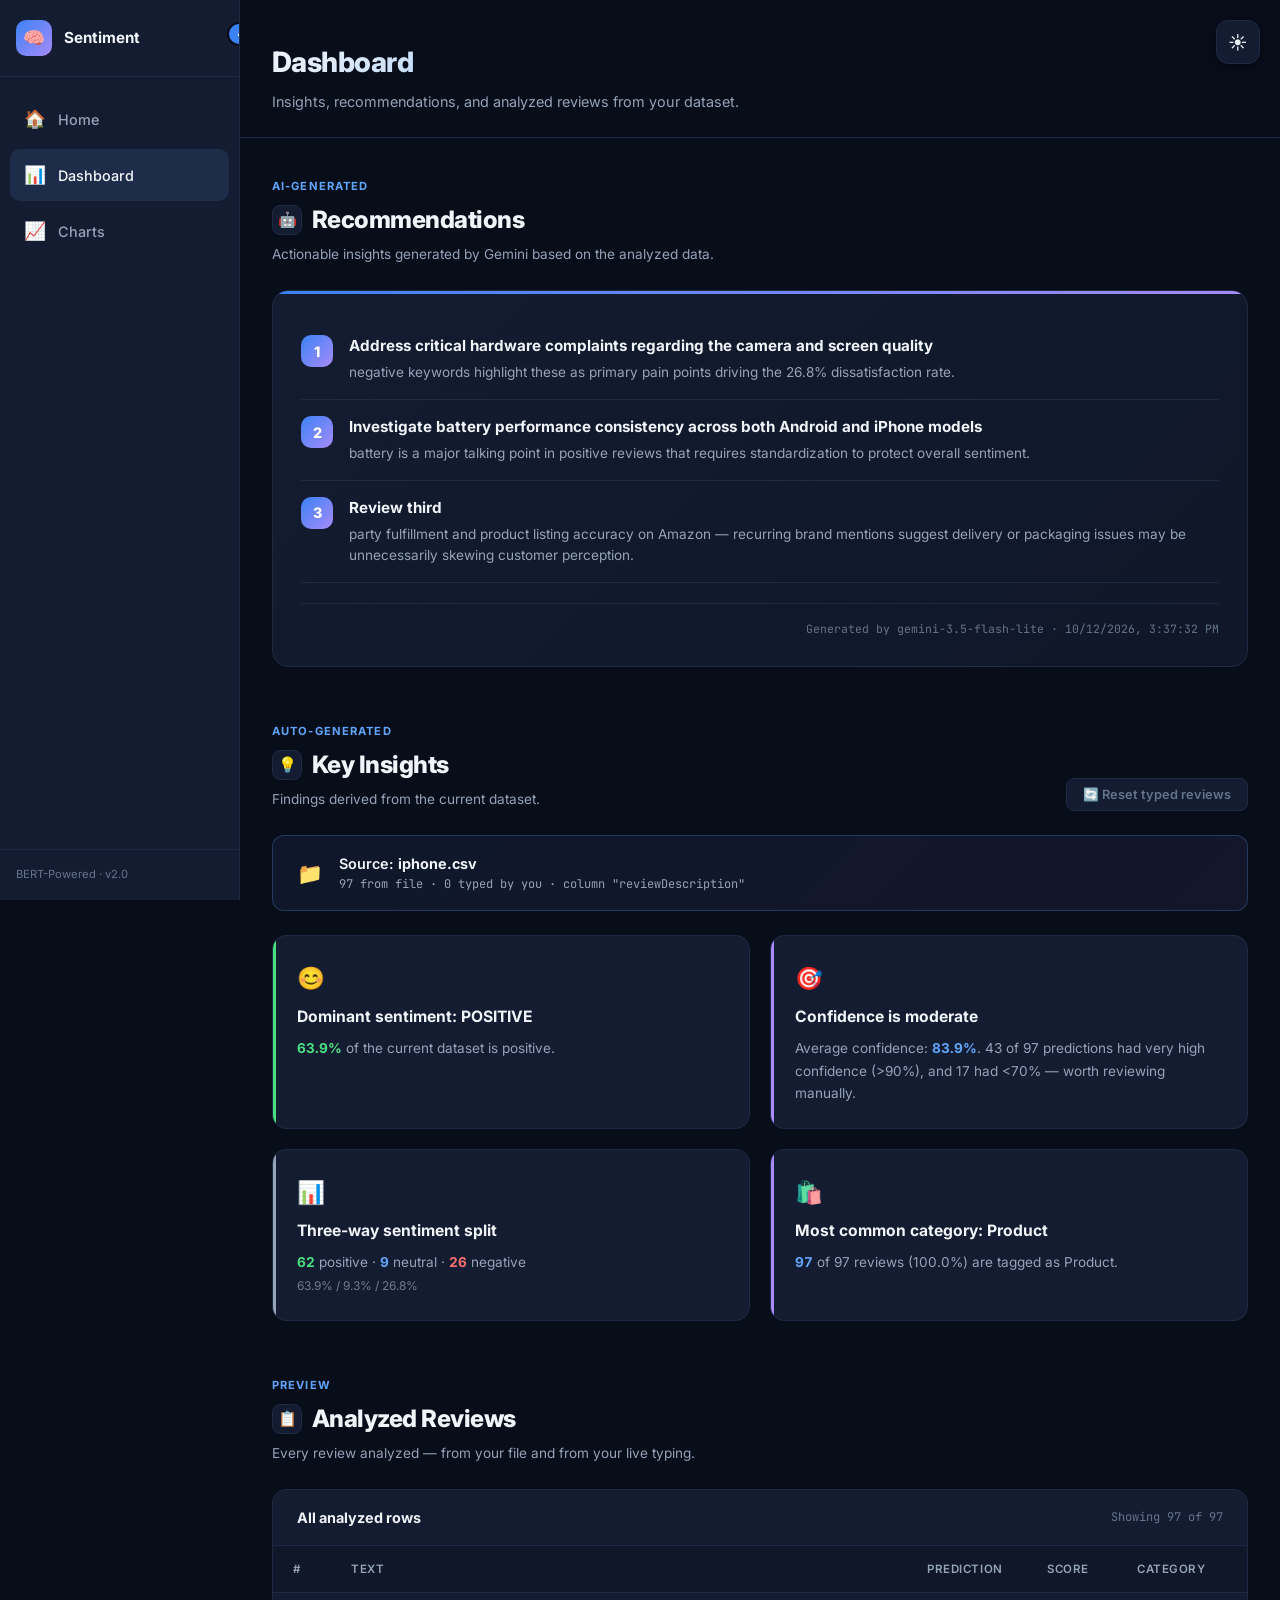
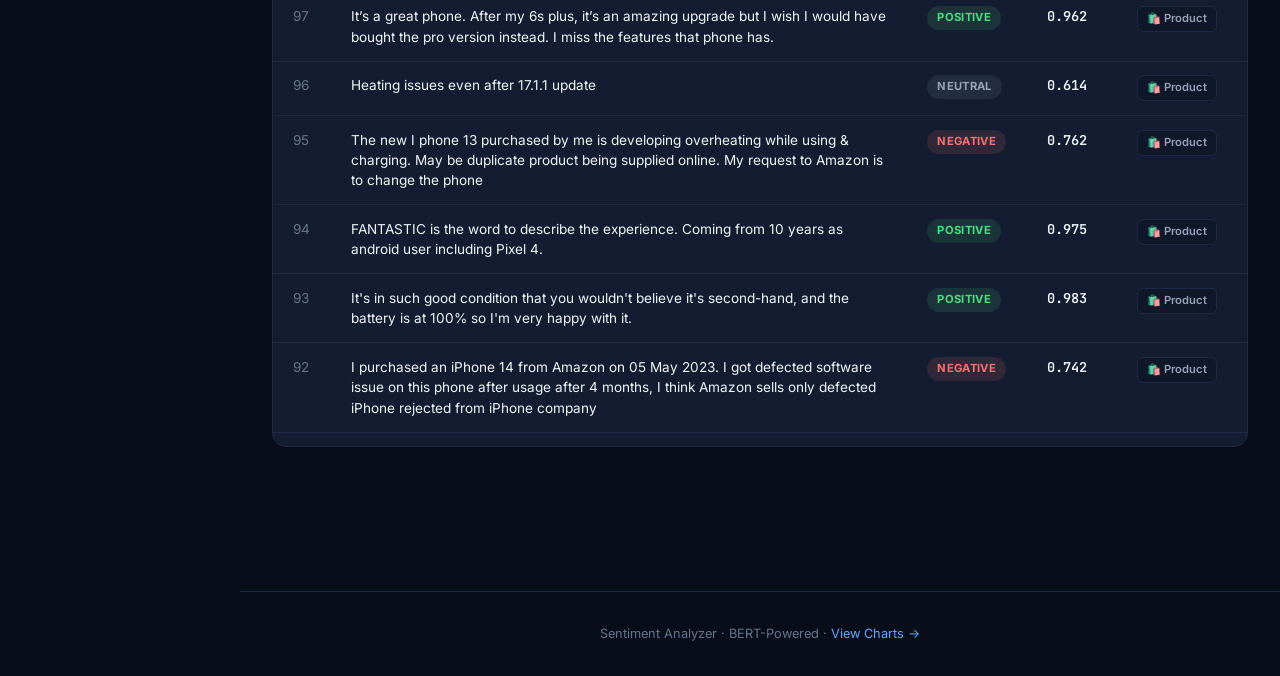
<file: web/dashboard.html>
<!DOCTYPE html>
<html lang="en">
<head>
    <meta charset="UTF-8">
    <meta name="viewport" content="width=device-width, initial-scale=1.0">
    <title>Dashboard | Sentiment Analyzer</title>
    <link rel="preconnect" href="https://fonts.googleapis.com">
    <link rel="preconnect" href="https://fonts.gstatic.com" crossorigin>
    <link href="https://fonts.googleapis.com/css2?family=Inter:wght@400;500;600;700;800;900&family=JetBrains+Mono:wght@400;600&display=swap" rel="stylesheet">
    <link rel="stylesheet" href="styles.css">
    <script>
        (function() {
            const saved = localStorage.getItem('sentiment_theme');
            document.documentElement.setAttribute('data-theme', saved || 'dark');
        })();
    </script>
</head>
<body>

    <button class="theme-toggle" id="themeToggle" aria-label="Toggle theme">
        <span class="icon-sun">☀️</span>
        <span class="icon-moon">🌙</span>
    </button>

    <aside class="sidebar" id="sidebar">
        <div class="sidebar-header">
            <div class="sidebar-logo">🧠</div>
            <span class="sidebar-title">Sentiment</span>
        </div>
        <button class="sidebar-toggle" id="sidebarToggle" aria-label="Toggle sidebar">‹</button>

        <nav class="sidebar-nav">
            <a href="index.html" class="nav-link">
                <span class="nav-icon">🏠</span>
                <span class="nav-label">Home</span>
            </a>
            <a href="dashboard.html" class="nav-link active">
                <span class="nav-icon">📊</span>
                <span class="nav-label">Dashboard</span>
            </a>
            <a href="charts.html" class="nav-link">
                <span class="nav-icon">📈</span>
                <span class="nav-label">Charts</span>
            </a>
        </nav>

        <div class="sidebar-footer">BERT-Powered · v2.0</div>
    </aside>

    <main class="main-content">

        <header class="page-header">
            <div class="page-header-content">
                <h1>Dashboard</h1>
                <p>Insights, recommendations, and analyzed reviews from your dataset.</p>
            </div>
        </header>

        <div class="container">

            <!-- RECOMMENDATIONS (NEW) -->
            <section class="section" id="recommendationsSection">
                <div class="section-header">
                    <div class="section-header-left">
                        <span class="section-eyebrow">AI-Generated</span>
                        <h2 class="section-title">
                            <span class="section-title-icon">🤖</span>
                            Recommendations
                        </h2>
                        <p class="section-desc">Actionable insights generated by Gemini based on the analyzed data.</p>
                    </div>
                </div>

                <div class="recommendations-card" id="recommendationsCard">
                    <div class="loading"><div class="spinner"></div>Loading recommendations...</div>
                </div>
            </section>

            <!-- INSIGHTS -->
            <section class="section">
                <div class="section-header">
                    <div class="section-header-left">
                        <span class="section-eyebrow">Auto-Generated</span>
                        <h2 class="section-title">
                            <span class="section-title-icon">💡</span>
                            Key Insights
                        </h2>
                        <p class="section-desc">Findings derived from the current dataset.</p>
                    </div>
                    <button class="reset-btn" id="resetBtn" title="Clear typed reviews and reload from file">
                        🔄 Reset typed reviews
                    </button>
                </div>

                <div class="dataset-info" id="datasetInfoBanner">
                    <div class="loading"><div class="spinner"></div>Loading dataset info...</div>
                </div>

                <div class="insights-grid" id="insightsGrid">
                    <div class="loading"><div class="spinner"></div>Generating insights...</div>
                </div>
            </section>

            <!-- DATA TABLE -->
            <section class="section">
                <div class="section-header">
                    <div class="section-header-left">
                        <span class="section-eyebrow">Preview</span>
                        <h2 class="section-title">
                            <span class="section-title-icon">📋</span>
                            Analyzed Reviews
                        </h2>
                        <p class="section-desc">Every review analyzed — from your file and from your live typing.</p>
                    </div>
                </div>
                <div class="data-table-wrapper">
                    <div class="data-table-header">
                        <span class="data-table-title">All analyzed rows</span>
                        <span class="data-table-count" id="tableCount">—</span>
                    </div>
                    <div class="data-table-scroll">
                        <table>
                            <thead>
                                <tr>
                                    <th style="width: 50px;">#</th>
                                    <th>Text</th>
                                    <th style="width: 120px;">Prediction</th>
                                    <th style="width: 90px;">Score</th>
                                    <th style="width: 130px;">Category</th>
                                </tr>
                            </thead>
                            <tbody id="tableBody">
                                <tr><td colspan="5" style="text-align:center; padding: 2rem; color: var(--text-dim);">Loading...</td></tr>
                            </tbody>
                        </table>
                    </div>
                </div>
            </section>

        </div>

        <footer class="footer">
            <p>Sentiment Analyzer · BERT-Powered · <a href="charts.html">View Charts →</a></p>
        </footer>
    </main>

    <script>
        const themeToggle = document.getElementById('themeToggle');
        themeToggle.addEventListener('click', () => {
            const current = document.documentElement.getAttribute('data-theme');
            const next = current === 'light' ? 'dark' : 'light';
            document.documentElement.setAttribute('data-theme', next);
            localStorage.setItem('sentiment_theme', next);
        });

        const sidebar = document.getElementById('sidebar');
        const sidebarToggle = document.getElementById('sidebarToggle');
        sidebarToggle.addEventListener('click', () => {
            sidebar.classList.toggle('collapsed');
            document.body.classList.toggle('sidebar-collapsed', sidebar.classList.contains('collapsed'));
        });

        const LS_KEY_REVIEWS = 'sentiment_reviews';
        const LS_KEY_SIGNATURE = 'sentiment_dataset_signature';

        const CATEGORY_META = {
            movie:      { icon: '🎬', label: 'Movie/TV' },
            product:    { icon: '🛍️', label: 'Product' },
            restaurant: { icon: '🍽️', label: 'Restaurant' },
            youtube:    { icon: '📺', label: 'YouTube' },
            social:     { icon: '🐦', label: 'Social' },
            service:    { icon: '💼', label: 'Service' },
            general:    { icon: '📝', label: 'General' }
        };

        let allReviews = [];
        let datasetInfo = null;

        document.getElementById('resetBtn').addEventListener('click', () => {
            if (!confirm('Clear all typed reviews and reload from the file?')) return;
            localStorage.removeItem(LS_KEY_REVIEWS);
            localStorage.removeItem(LS_KEY_SIGNATURE);
            location.reload();
        });

        async function loadDashboard() {
            try {
                const [fileResults, info] = await Promise.all([
                    fetch('results.json').then(r => r.json()),
                    fetch('dataset_info.json').then(r => r.json())
                ]);

                datasetInfo = info;

                const signature = `${info.source_file}|${info.analyzed_at}|${info.rows_analyzed}`;
                const storedSignature = localStorage.getItem(LS_KEY_SIGNATURE);
                const storedReviews   = localStorage.getItem(LS_KEY_REVIEWS);

                if (storedSignature === signature && storedReviews) {
                    allReviews = JSON.parse(storedReviews);
                } else {
                    allReviews = fileResults.map(r => ({
                        text: r.text,
                        predicted: r.predicted,
                        score: r.score,
                        category: r.category || 'general',
                        source: 'file',
                        added_at: null
                    }));
                    localStorage.setItem(LS_KEY_SIGNATURE, signature);
                    localStorage.setItem(LS_KEY_REVIEWS, JSON.stringify(allReviews));
                }

                renderDatasetInfo();
                renderInsights();
                renderTable();
                loadRecommendations();
            } catch (err) {
                console.error('Dashboard load error:', err);
                document.getElementById('datasetInfoBanner').innerHTML =
                    `<div style="color: var(--negative);">⚠️ Could not load results. Run the Python analyzer first.</div>`;
            }
        }

        // ---------- RECOMMENDATIONS ----------
        async function loadRecommendations() {
            const card = document.getElementById('recommendationsCard');
            try {
                const res = await fetch('recommendations.json');
                if (!res.ok) throw new Error('No recommendations file');
                const data = await res.json();

                if (!data.text) throw new Error('Empty recommendations');

                // Parse the recommendations (expects "1. X — Y" format)
                const lines = data.text
                    .split('\n')
                    .map(l => l.trim())
                    .filter(l => l.length > 0);

                const html = lines.map(line => {
                    // Match patterns like "1. Something — justification"
                    const match = line.match(/^(\d+)\.\s*(.+?)(?:\s*—\s*|\s*-\s*)(.+)$/);
                    if (match) {
                        return `
                            <div class="recommendation-item">
                                <div class="recommendation-number">${match[1]}</div>
                                <div class="recommendation-content">
                                    <div class="recommendation-title">${escapeHtml(match[2].trim())}</div>
                                    <div class="recommendation-justification">${escapeHtml(match[3].trim())}</div>
                                </div>
                            </div>
                        `;
                    }
                    // Fallback for non-matching lines
                    return `<p class="recommendation-raw">${escapeHtml(line)}</p>`;
                }).join('');

                card.innerHTML = html || `<p class="recommendation-raw">${escapeHtml(data.text)}</p>`;

                if (data.generated_at) {
                    const footer = document.createElement('div');
                    footer.className = 'recommendation-footer';
                    footer.textContent = `Generated by ${data.model || 'Gemini'} · ${new Date(data.generated_at).toLocaleString()}`;
                    card.appendChild(footer);
                }
            } catch (err) {
                card.innerHTML = `
                    <div class="recommendation-empty">
                        <span style="font-size: 1.5rem;">🤖</span>
                        <p>No recommendations available yet.</p>
                        <p style="font-size: 0.85rem; opacity: 0.7;">Upload a dataset to generate AI-powered recommendations.</p>
                    </div>
                `;
            }
        }

        function renderDatasetInfo() {
            const fileCount  = allReviews.filter(r => r.source === 'file').length;
            const typedCount = allReviews.filter(r => r.source === 'typed').length;
            document.getElementById('datasetInfoBanner').innerHTML = `
                <div class="dataset-info-icon">📁</div>
                <div class="dataset-info-content">
                    <div class="dataset-info-title">Source: <strong>${datasetInfo.source_file}</strong></div>
                    <div class="dataset-info-detail">
                        ${fileCount} from file · ${typedCount} typed by you · column "${datasetInfo.text_column}"
                    </div>
                </div>
            `;
        }

        function renderInsights() {
            const container = document.getElementById('insightsGrid');
            if (allReviews.length === 0) {
                container.innerHTML = `<div class="insight-card info"><span class="insight-icon">📭</span><div class="insight-title">No reviews yet</div><div class="insight-body">Go back to Home and type a review to grow the dataset.</div></div>`;
                return;
            }

            const total     = allReviews.length;
            const positive  = allReviews.filter(r => r.predicted === 'positive').length;
            const negative  = allReviews.filter(r => r.predicted === 'negative').length;
            const neutral   = allReviews.filter(r => r.predicted === 'neutral').length;
            const posPct    = (positive / total) * 100;
            const negPct    = (negative / total) * 100;
            const neuPct    = (neutral / total) * 100;
            const avgScore  = allReviews.reduce((a, r) => a + r.score, 0) / total;
            const highConf  = allReviews.filter(r => r.score > 0.9).length;
            const lowConf   = allReviews.filter(r => r.score < 0.7).length;
            const typedCount= allReviews.filter(r => r.source === 'typed').length;

            const counts = { positive, negative, neutral };
            const dominant = Object.keys(counts).reduce((a, b) => counts[a] > counts[b] ? a : b);
            const dominantPct = ((counts[dominant] / total) * 100).toFixed(1);

            const cards = [];

            const dominantIcon = dominant === 'positive' ? '😊' : dominant === 'negative' ? '😠' : '😐';
            cards.push(`
                <div class="insight-card ${dominant}">
                    <span class="insight-icon">${dominantIcon}</span>
                    <div class="insight-title">Dominant sentiment: ${dominant.toUpperCase()}</div>
                    <div class="insight-body">
                        <span class="insight-highlight ${dominant}">${dominantPct}%</span>
                        of the current dataset is ${dominant}. ${typedCount > 0 ? `Includes ${typedCount} review${typedCount > 1 ? 's' : ''} you typed.` : ''}
                    </div>
                </div>
            `);

            const confLevel = avgScore > 0.85 ? 'high' : avgScore > 0.7 ? 'moderate' : 'low';
            cards.push(`
                <div class="insight-card info">
                    <span class="insight-icon">🎯</span>
                    <div class="insight-title">Confidence is ${confLevel}</div>
                    <div class="insight-body">
                        Average confidence: <span class="insight-highlight">${(avgScore * 100).toFixed(1)}%</span>.
                        ${highConf} of ${total} predictions had very high confidence (>90%), and ${lowConf} had <70% — worth reviewing manually.
                    </div>
                </div>
            `);

            cards.push(`
                <div class="insight-card neutral">
                    <span class="insight-icon">📊</span>
                    <div class="insight-title">Three-way sentiment split</div>
                    <div class="insight-body">
                        <span class="insight-highlight positive">${positive}</span> positive ·
                        <span class="insight-highlight">${neutral}</span> neutral ·
                        <span class="insight-highlight negative">${negative}</span> negative
                        <br>
                        <span style="font-size:0.75rem; opacity:0.7;">
                            ${posPct.toFixed(1)}% / ${neuPct.toFixed(1)}% / ${negPct.toFixed(1)}%
                        </span>
                    </div>
                </div>
            `);

            const categoryCounts = {};
            allReviews.forEach(r => {
                const cat = r.category || 'general';
                categoryCounts[cat] = (categoryCounts[cat] || 0) + 1;
            });
            const topCat = Object.keys(categoryCounts).reduce((a, b) => categoryCounts[a] > categoryCounts[b] ? a : b);
            const topCatMeta = CATEGORY_META[topCat] || { icon: '📝', label: 'General' };
            cards.push(`
                <div class="insight-card info">
                    <span class="insight-icon">${topCatMeta.icon}</span>
                    <div class="insight-title">Most common category: ${topCatMeta.label}</div>
                    <div class="insight-body">
                        <span class="insight-highlight">${categoryCounts[topCat]}</span> of ${total} reviews
                        (${((categoryCounts[topCat] / total) * 100).toFixed(1)}%) are tagged as ${topCatMeta.label}.
                    </div>
                </div>
            `);

            container.innerHTML = cards.join('');
        }

        function renderTable() {
            const preview = allReviews.slice(0, 200).reverse();
            document.getElementById('tableCount').textContent =
                `Showing ${preview.length} of ${allReviews.length}`;
            document.getElementById('tableBody').innerHTML = preview.map((r, i) => {
                const catMeta = CATEGORY_META[r.category || 'general'] || { icon: '📝', label: 'General' };
                return `
                    <tr>
                        <td style="color: var(--text-dim);">${allReviews.length - i}</td>
                        <td class="td-text">${escapeHtml(r.text.substring(0, 220))}${r.text.length > 220 ? '…' : ''}</td>
                        <td><span class="badge badge-${r.predicted}">${r.predicted.toUpperCase()}</span></td>
                        <td class="td-score">${r.score.toFixed(3)}</td>
                        <td><span class="category-tag">${catMeta.icon} ${catMeta.label}</span></td>
                    </tr>
                `;
            }).join('');
        }

        function escapeHtml(str) {
            const div = document.createElement('div');
            div.textContent = str;
            return div.innerHTML;
        }

        loadDashboard();
    </script>
</body>
</html>
</file>
<file: web/styles.css>
/* ============================================================
   SENTIMENT ANALYZER — SHARED STYLES
   Used by: index.html, dashboard.html, charts.html
   ============================================================ */

* { margin: 0; padding: 0; box-sizing: border-box; }

/* ============ THEME VARIABLES ============ */
:root {
    /* Dark theme (default) */
    --bg: #080d1a;
    --bg-elevated: #0f1729;
    --bg-card: #131c30;
    --bg-card-hover: #1a2340;
    --border: #1e2a44;
    --border-strong: #2a3a5c;
    --text: #f1f5f9;
    --text-muted: #94a3b8;
    --text-dim: #64748b;
    --accent: #60a5fa;
    --accent-strong: #3b82f6;
    --accent-glow: rgba(96, 165, 250, 0.4);
    --positive: #4ade80;
    --positive-bg: rgba(74, 222, 128, 0.12);
    --negative: #f87171;
    --negative-bg: rgba(248, 113, 113, 0.12);
    --neutral: #94a3b8;
    --neutral-bg: rgba(148, 163, 184, 0.12);
    --bert: #a78bfa;
    --shadow-sm: 0 1px 2px rgba(0,0,0,0.3);
    --shadow-md: 0 4px 12px rgba(0,0,0,0.4);
    --shadow-lg: 0 12px 32px rgba(0,0,0,0.5);
    --sidebar-width: 240px;
    --sidebar-width-collapsed: 68px;
}

/* Light theme overrides */
[data-theme="light"] {
    --bg: #f8fafc;
    --bg-elevated: #f1f5f9;
    --bg-card: #ffffff;
    --bg-card-hover: #f1f5f9;
    --border: #e2e8f0;
    --border-strong: #cbd5e1;
    --text: #0f172a;
    --text-muted: #475569;
    --text-dim: #94a3b8;
    --accent: #2563eb;
    --accent-strong: #3b82f6;
    --accent-glow: rgba(59, 130, 246, 0.25);
    --positive: #16a34a;
    --positive-bg: rgba(22, 163, 74, 0.1);
    --negative: #dc2626;
    --negative-bg: rgba(220, 38, 38, 0.1);
    --neutral: #64748b;
    --neutral-bg: rgba(100, 116, 139, 0.1);
    --bert: #7c3aed;
    --shadow-sm: 0 1px 2px rgba(15, 23, 42, 0.06);
    --shadow-md: 0 4px 12px rgba(15, 23, 42, 0.08);
    --shadow-lg: 0 12px 32px rgba(15, 23, 42, 0.1);
}

/* ============ BASE ============ */
html { scroll-behavior: smooth; scroll-padding-top: 30px; }
html, body { height: 100%; }

body {
    font-family: 'Inter', -apple-system, sans-serif;
    background: var(--bg);
    color: var(--text);
    line-height: 1.6;
    min-height: 100vh;
    -webkit-font-smoothing: antialiased;
    overflow-x: hidden;
    transition: background 0.2s ease, color 0.2s ease;
}

/* ============ THEME TOGGLE ============ */
.theme-toggle {
    position: fixed;
    top: 1.25rem;
    right: 1.25rem;
    z-index: 200;
    width: 44px;
    height: 44px;
    border-radius: 12px;
    background: var(--bg-card);
    border: 1px solid var(--border);
    color: var(--text);
    cursor: pointer;
    font-size: 1.15rem;
    display: flex;
    align-items: center;
    justify-content: center;
    transition: all 0.2s;
    box-shadow: var(--shadow-md);
    font-family: inherit;
    padding: 0;
}
.theme-toggle:hover {
    background: var(--bg-card-hover);
    border-color: var(--accent);
    transform: translateY(-2px);
    box-shadow: var(--shadow-lg);
}
.theme-toggle:active { transform: translateY(0); }
.theme-toggle .icon-sun,
.theme-toggle .icon-moon { transition: opacity 0.2s, transform 0.3s; }
.theme-toggle .icon-moon { display: none; }
[data-theme="light"] .theme-toggle .icon-sun { display: none; }
[data-theme="light"] .theme-toggle .icon-moon { display: block; }

/* ============ SIDEBAR ============ */
.sidebar {
    position: fixed;
    top: 0; left: 0;
    height: 100vh;
    width: var(--sidebar-width);
    background: var(--bg-card);
    border-right: 1px solid var(--border);
    display: flex;
    flex-direction: column;
    transition: width 0.25s cubic-bezier(0.4, 0, 0.2, 1);
    z-index: 100;
    overflow: hidden;
}
.sidebar.collapsed { width: var(--sidebar-width-collapsed); }

.sidebar-header {
    padding: 1.25rem 1rem;
    display: flex;
    align-items: center;
    gap: 0.75rem;
    border-bottom: 1px solid var(--border);
    flex-shrink: 0;
}
.sidebar-logo {
    width: 36px; height: 36px;
    border-radius: 10px;
    background: linear-gradient(135deg, var(--accent-strong), var(--bert));
    display: flex;
    align-items: center;
    justify-content: center;
    font-size: 1.1rem;
    flex-shrink: 0;
}
.sidebar-title {
    font-size: 0.95rem;
    font-weight: 700;
    color: var(--text);
    white-space: nowrap;
    transition: opacity 0.2s;
}
.sidebar.collapsed .sidebar-title { opacity: 0; pointer-events: none; }

.sidebar-toggle {
    position: absolute;
    top: 1.4rem; right: -12px;
    width: 24px; height: 24px;
    border-radius: 50%;
    background: var(--accent-strong);
    color: white;
    border: 2px solid var(--bg);
    cursor: pointer;
    font-size: 0.7rem;
    display: flex;
    align-items: center;
    justify-content: center;
    transition: transform 0.25s;
    z-index: 10;
}
.sidebar-toggle:hover { transform: scale(1.1); }
.sidebar.collapsed .sidebar-toggle { transform: rotate(180deg); }
.sidebar.collapsed .sidebar-toggle:hover { transform: rotate(180deg) scale(1.1); }

.sidebar-nav {
    padding: 1rem 0.6rem;
    display: flex;
    flex-direction: column;
    gap: 0.25rem;
    flex: 1;
}
.nav-link {
    display: flex;
    align-items: center;
    gap: 0.85rem;
    padding: 0.75rem 0.9rem;
    border-radius: 10px;
    color: var(--text-muted);
    text-decoration: none;
    font-size: 0.9rem;
    font-weight: 500;
    transition: all 0.15s;
    white-space: nowrap;
}
.nav-link:hover { color: var(--text); background: var(--bg-card-hover); }
.nav-link.active { color: var(--text); background: rgba(96, 165, 250, 0.12); }
[data-theme="light"] .nav-link.active { background: rgba(59, 130, 246, 0.12); }
.nav-link.active .nav-icon { color: var(--accent); }
.nav-icon {
    font-size: 1.1rem;
    width: 20px;
    text-align: center;
    flex-shrink: 0;
}
.nav-label { transition: opacity 0.15s; }
.sidebar.collapsed .nav-label { opacity: 0; pointer-events: none; width: 0; }

.sidebar-footer {
    padding: 1rem;
    border-top: 1px solid var(--border);
    font-size: 0.7rem;
    color: var(--text-dim);
    white-space: nowrap;
    transition: opacity 0.2s;
}
.sidebar.collapsed .sidebar-footer { opacity: 0; }

/* ============ MAIN CONTENT ============ */
.main-content {
    margin-left: var(--sidebar-width);
    min-height: 100vh;
    transition: margin-left 0.25s cubic-bezier(0.4, 0, 0.2, 1);
    position: relative;
    overflow: hidden;
}
body.sidebar-collapsed .main-content {
    margin-left: var(--sidebar-width-collapsed);
}

/* ============ PAGE HEADER ============ */
.page-header {
    position: relative;
    padding: 2.5rem 2rem 1.5rem;
    border-bottom: 1px solid var(--border);
}
.page-header-content {
    max-width: 1200px;
    margin: 0 auto;
}
.page-header h1 {
    font-size: 1.75rem;
    font-weight: 800;
    letter-spacing: -0.02em;
    margin-bottom: 0.35rem;
    background: linear-gradient(135deg, var(--text) 0%, var(--accent) 60%, var(--bert) 100%);
    -webkit-background-clip: text;
    -webkit-text-fill-color: transparent;
    background-clip: text;
}
.page-header p {
    color: var(--text-muted);
    font-size: 0.9rem;
}

/* ============ CONTAINER ============ */
.container {
    max-width: 1200px;
    margin: 0 auto;
    padding: 2.5rem 2rem;
}

/* ============ SECTIONS ============ */
.section { margin-bottom: 3.5rem; }
.section-header {
    display: flex;
    align-items: flex-end;
    justify-content: space-between;
    margin-bottom: 1.5rem;
    flex-wrap: wrap;
    gap: 1rem;
}
.section-header-left { display: flex; flex-direction: column; gap: 0.3rem; }
.section-eyebrow {
    font-size: 0.7rem;
    font-weight: 700;
    text-transform: uppercase;
    letter-spacing: 0.1em;
    color: var(--accent);
}
.section-title {
    font-size: 1.5rem;
    font-weight: 800;
    color: var(--text);
    letter-spacing: -0.02em;
    display: flex;
    align-items: center;
    gap: 0.6rem;
}
.section-title-icon {
    width: 30px; height: 30px;
    border-radius: 8px;
    background: var(--bg-card);
    border: 1px solid var(--border);
    display: flex;
    align-items: center;
    justify-content: center;
    font-size: 0.95rem;
}
.section-desc {
    color: var(--text-muted);
    font-size: 0.85rem;
    max-width: 700px;
    line-height: 1.6;
}

/* ============ LANDING ============ */
.orb {
    position: absolute;
    border-radius: 50%;
    filter: blur(100px);
    pointer-events: none;
    opacity: 0.5;
}
.orb-1 {
    width: 550px; height: 550px;
    background: rgba(96, 165, 250, 0.3);
    top: -200px; left: -100px;
    animation: float1 20s ease-in-out infinite;
}
.orb-2 {
    width: 450px; height: 450px;
    background: rgba(167, 139, 250, 0.25);
    bottom: -150px; right: -100px;
    animation: float2 24s ease-in-out infinite;
}
[data-theme="light"] .orb-1 { background: rgba(96, 165, 250, 0.2); }
[data-theme="light"] .orb-2 { background: rgba(167, 139, 250, 0.15); }

@keyframes float1 {
    0%, 100% { transform: translate(0, 0); }
    50% { transform: translate(40px, 30px); }
}
@keyframes float2 {
    0%, 100% { transform: translate(0, 0); }
    50% { transform: translate(-30px, -40px); }
}

.landing {
    min-height: 100vh;
    display: flex;
    flex-direction: column;
    align-items: center;
    justify-content: center;
    text-align: center;
    padding: 3rem 2rem;
    position: relative;
    z-index: 1;
}
.landing-content { max-width: 780px; width: 100%; }

.eyebrow {
    display: inline-flex;
    align-items: center;
    gap: 0.5rem;
    background: rgba(96, 165, 250, 0.1);
    border: 1px solid rgba(96, 165, 250, 0.25);
    color: var(--accent);
    padding: 0.5rem 1.1rem;
    border-radius: 999px;
    font-size: 0.85rem;
    font-weight: 500;
    margin-bottom: 2rem;
    animation: fadeIn 0.8s ease-out;
}
.eyebrow-dot {
    width: 7px; height: 7px;
    border-radius: 50%;
    background: var(--positive);
    box-shadow: 0 0 10px var(--positive);
    animation: pulse 2s infinite;
}
@keyframes pulse {
    0%, 100% { opacity: 1; }
    50% { opacity: 0.4; }
}

.landing h1 {
    font-size: clamp(2rem, 5vw, 3.5rem);
    font-weight: 900;
    letter-spacing: -0.03em;
    line-height: 1.1;
    margin-bottom: 1.25rem;
    background: linear-gradient(135deg, var(--text) 0%, var(--accent) 40%, var(--bert) 100%);
    -webkit-background-clip: text;
    -webkit-text-fill-color: transparent;
    background-clip: text;
    animation: fadeIn 0.9s ease-out;
}
.landing-subtitle {
    color: var(--text-muted);
    font-size: 1.05rem;
    max-width: 560px;
    margin: 0 auto 2.5rem;
    line-height: 1.7;
    animation: fadeIn 1s ease-out;
}
@keyframes fadeIn {
    from { opacity: 0; transform: translateY(20px); }
    to   { opacity: 1; transform: translateY(0); }
}

/* ============ LIVE INPUT ============ */
.live-input {
    background: var(--bg-card);
    border: 1px solid var(--border);
    border-radius: 20px;
    padding: 1.75rem;
    position: relative;
    overflow: hidden;
    text-align: left;
    animation: fadeIn 1.1s ease-out;
    box-shadow: var(--shadow-lg);
}
.live-input::before {
    content: '';
    position: absolute;
    top: 0; left: 0; right: 0;
    height: 3px;
    background: linear-gradient(90deg, var(--accent-strong), var(--bert), var(--accent-strong));
    background-size: 200% 100%;
    animation: gradientShift 4s ease infinite;
}
@keyframes gradientShift {
    0%, 100% { background-position: 0% 50%; }
    50% { background-position: 100% 50%; }
}

.input-label-row {
    display: flex;
    align-items: center;
    justify-content: space-between;
    margin-bottom: 0.75rem;
    flex-wrap: wrap;
    gap: 0.5rem;
}
.input-label-text {
    font-size: 0.8rem;
    font-weight: 600;
    color: var(--text-muted);
    text-transform: uppercase;
    letter-spacing: 0.05em;
}
.input-hint {
    font-size: 0.75rem;
    color: var(--text-dim);
    display: flex;
    align-items: center;
    gap: 0.35rem;
}
.kbd {
    background: var(--bg);
    border: 1px solid var(--border);
    padding: 0.1rem 0.4rem;
    border-radius: 4px;
    font-family: 'JetBrains Mono', monospace;
    font-size: 0.7rem;
    color: var(--text-muted);
}

.live-input textarea {
    width: 100%;
    min-height: 110px;
    padding: 1.1rem;
    padding-right: 60px;
    border-radius: 12px;
    border: 1px solid var(--border-strong);
    background: var(--bg);
    color: var(--text);
    font-family: inherit;
    font-size: 1rem;
    resize: vertical;
    line-height: 1.6;
    transition: all 0.2s;
}
.live-input textarea::placeholder { color: var(--text-dim); }
.live-input textarea:focus {
    outline: none;
    border-color: var(--accent);
    box-shadow: 0 0 0 3px var(--accent-glow);
}

.live-actions {
    display: flex;
    gap: 0.75rem;
    margin-top: 1rem;
    flex-wrap: wrap;
    align-items: center;
}
.live-actions button {
    padding: 0.8rem 1.6rem;
    border-radius: 10px;
    border: none;
    font-weight: 600;
    font-size: 0.95rem;
    cursor: pointer;
    transition: all 0.18s;
    font-family: inherit;
    display: inline-flex;
    align-items: center;
    gap: 0.5rem;
}
.btn-analyze {
    background: linear-gradient(135deg, var(--accent-strong), #6366f1);
    color: white;
    box-shadow: 0 4px 14px rgba(59, 130, 246, 0.35);
}
.btn-analyze:hover:not(:disabled) {
    transform: translateY(-2px);
    box-shadow: 0 8px 22px rgba(59, 130, 246, 0.45);
}
.btn-analyze:disabled { opacity: 0.6; cursor: not-allowed; }
.btn-clear {
    background: var(--bg-card);
    color: var(--text-muted);
    border: 1px solid var(--border);
}
.btn-clear:hover {
    background: var(--bg-card-hover);
    color: var(--text);
    border-color: var(--border-strong);
}

.model-status {
    display: inline-flex;
    align-items: center;
    gap: 0.5rem;
    font-size: 0.8rem;
    color: var(--text-dim);
    margin-left: auto;
    padding: 0.4rem 0.85rem;
    background: var(--bg);
    border: 1px solid var(--border);
    border-radius: 999px;
}
.status-dot { width: 8px; height: 8px; border-radius: 50%; background: #64748b; }
.status-dot.loading { background: #f59e0b; animation: pulse 1.5s infinite; box-shadow: 0 0 8px rgba(245, 158, 11, 0.6); }
.status-dot.ready   { background: var(--positive); box-shadow: 0 0 8px var(--positive); }
.status-dot.error   { background: var(--negative); box-shadow: 0 0 8px var(--negative); }

.example-chips {
    display: flex;
    gap: 0.5rem;
    flex-wrap: wrap;
    margin-top: 1rem;
    padding-top: 1rem;
    border-top: 1px dashed var(--border);
    align-items: center;
}
.chip-label {
    color: var(--text-dim);
    font-size: 0.7rem;
    font-weight: 600;
    text-transform: uppercase;
    letter-spacing: 0.05em;
    margin-right: 0.25rem;
}
.chip {
    background: var(--bg);
    color: var(--text-muted);
    padding: 0.4rem 0.85rem;
    border-radius: 999px;
    font-size: 0.78rem;
    cursor: pointer;
    transition: all 0.15s;
    border: 1px solid var(--border);
    font-family: inherit;
    font-weight: 500;
}
.chip:hover {
    background: var(--bg-card-hover);
    color: var(--text);
    border-color: var(--accent);
    transform: translateY(-1px);
}

.live-result {
    margin-top: 1.25rem;
    padding: 1.25rem;
    border-radius: 14px;
    background: var(--bg);
    border: 1px solid var(--border);
    border-left: 4px solid var(--text-dim);
    display: none;
    animation: slideIn 0.35s cubic-bezier(0.4, 0, 0.2, 1);
}
@keyframes slideIn {
    from { opacity: 0; transform: translateY(-8px); }
    to   { opacity: 1; transform: translateY(0); }
}
.live-result.show { display: block; }
.live-result.positive { border-left-color: var(--positive); background: linear-gradient(to right, var(--positive-bg), transparent 40%); }
.live-result.negative { border-left-color: var(--negative); background: linear-gradient(to right, var(--negative-bg), transparent 40%); }

.result-header {
    font-size: 1.5rem;
    font-weight: 800;
    margin-bottom: 0.5rem;
    letter-spacing: -0.02em;
    display: flex;
    align-items: center;
    gap: 0.5rem;
    flex-wrap: wrap;
}
.result-header.positive { color: var(--positive); }
.result-header.negative { color: var(--negative); }
.result-details {
    display: flex;
    gap: 1.5rem;
    font-size: 0.85rem;
    color: var(--text-muted);
    flex-wrap: wrap;
    margin-bottom: 0.75rem;
}
.result-details strong { color: var(--text); font-weight: 600; }
.result-bar { width: 100%; height: 8px; background: var(--bg-card); border-radius: 4px; overflow: hidden; }
.result-bar-fill { height: 100%; transition: width 0.6s cubic-bezier(0.4, 0, 0.2, 1); border-radius: 4px; }

.saved-badge {
    display: inline-flex;
    align-items: center;
    gap: 0.35rem;
    background: var(--positive-bg);
    color: var(--positive);
    padding: 0.3rem 0.7rem;
    border-radius: 999px;
    font-size: 0.72rem;
    font-weight: 600;
    animation: pop 0.4s cubic-bezier(0.4, 0, 0.2, 1);
}
@keyframes pop {
    0% { transform: scale(0); opacity: 0; }
    50% { transform: scale(1.1); }
    100% { transform: scale(1); opacity: 1; }
}

/* ============ STACK BADGES ============ */
.stack {
    display: flex;
    gap: 0.6rem;
    justify-content: center;
    flex-wrap: wrap;
    margin-top: 3rem;
    animation: fadeIn 1.2s ease-out;
}
.stack-badge {
    background: var(--bg-card);
    border: 1px solid var(--border);
    color: var(--text-muted);
    padding: 0.45rem 1rem;
    border-radius: 999px;
    font-size: 0.78rem;
    font-weight: 500;
    transition: all 0.2s;
}
.stack-badge:hover { border-color: var(--accent); color: var(--text); transform: translateY(-2px); }
.stack-badge.bert { border-color: rgba(167, 139, 250, 0.3); color: var(--bert); }

/* ============ DATASET BANNER ============ */
.dataset-info {
    background: linear-gradient(135deg, rgba(96, 165, 250, 0.08), rgba(167, 139, 250, 0.08));
    border: 1px solid rgba(96, 165, 250, 0.25);
    border-radius: 12px;
    padding: 1rem 1.5rem;
    display: flex;
    align-items: center;
    gap: 1rem;
    flex-wrap: wrap;
    margin-bottom: 1.5rem;
    font-size: 0.85rem;
}
[data-theme="light"] .dataset-info {
    background: linear-gradient(135deg, rgba(37, 99, 235, 0.06), rgba(124, 58, 237, 0.06));
    border-color: rgba(37, 99, 235, 0.2);
}
.dataset-info-icon { font-size: 1.3rem; }
.dataset-info-content { flex: 1; min-width: 200px; }
.dataset-info-title { font-size: 0.9rem; font-weight: 600; color: var(--text); }
.dataset-info-detail {
    font-size: 0.75rem;
    color: var(--text-muted);
    font-family: 'JetBrains Mono', monospace;
}

/* ============ INSIGHTS ============ */
.insights-grid {
    display: grid;
    grid-template-columns: 1fr 1fr;
    gap: 1.25rem;
}
.insight-card {
    background: var(--bg-card);
    border: 1px solid var(--border);
    border-radius: 14px;
    padding: 1.5rem;
    transition: all 0.2s;
    position: relative;
    overflow: hidden;
}
.insight-card::before {
    content: '';
    position: absolute;
    top: 0; left: 0;
    width: 3px;
    height: 100%;
    background: var(--accent);
}
.insight-card.positive::before { background: var(--positive); }
.insight-card.negative::before { background: var(--negative); }
.insight-card.warning::before  { background: #f59e0b; }
.insight-card.info::before     { background: var(--bert); }
.insight-card:hover { transform: translateY(-2px); box-shadow: var(--shadow-md); }

.insight-icon { font-size: 1.4rem; margin-bottom: 0.5rem; display: block; }
.insight-title { font-size: 0.98rem; font-weight: 700; color: var(--text); margin-bottom: 0.5rem; }
.insight-body { color: var(--text-muted); font-size: 0.85rem; line-height: 1.65; }
.insight-highlight { color: var(--accent); font-weight: 700; font-variant-numeric: tabular-nums; }
.insight-highlight.positive { color: var(--positive); }
.insight-highlight.negative { color: var(--negative); }

/* ============ DATA TABLE ============ */
.data-table-wrapper {
    background: var(--bg-card);
    border: 1px solid var(--border);
    border-radius: 14px;
    overflow: hidden;
}
.data-table-header {
    padding: 1rem 1.5rem;
    border-bottom: 1px solid var(--border);
    display: flex;
    justify-content: space-between;
    align-items: center;
    flex-wrap: wrap;
    gap: 0.75rem;
}
.data-table-title { font-size: 0.9rem; font-weight: 700; color: var(--text); }
.data-table-count { font-size: 0.75rem; color: var(--text-dim); font-family: 'JetBrains Mono', monospace; }
.data-table-scroll { max-height: 500px; overflow-y: auto; }
.data-table-scroll::-webkit-scrollbar { width: 8px; }
.data-table-scroll::-webkit-scrollbar-track { background: var(--bg); }
.data-table-scroll::-webkit-scrollbar-thumb { background: var(--border-strong); border-radius: 4px; }
.data-table-scroll::-webkit-scrollbar-thumb:hover { background: var(--accent); }

table { width: 100%; border-collapse: collapse; font-size: 0.85rem; }
thead { background: var(--bg-elevated); position: sticky; top: 0; z-index: 1; }
th {
    padding: 0.85rem 1.25rem;
    text-align: left;
    color: var(--text-muted);
    font-weight: 600;
    font-size: 0.72rem;
    text-transform: uppercase;
    letter-spacing: 0.05em;
    border-bottom: 1px solid var(--border);
}
td {
    padding: 0.85rem 1.25rem;
    border-bottom: 1px solid var(--border);
    color: var(--text-muted);
    vertical-align: top;
}
tr:last-child td { border-bottom: none; }
tr:hover td { background: var(--bg-elevated); }
.td-text { color: var(--text); max-width: 550px; line-height: 1.5; }
.td-score { font-family: 'JetBrains Mono', monospace; font-weight: 600; color: var(--text); }

.badge {
    display: inline-block;
    padding: 0.2rem 0.65rem;
    border-radius: 999px;
    font-size: 0.7rem;
    font-weight: 700;
    letter-spacing: 0.03em;
}
.badge-positive { background: var(--positive-bg); color: var(--positive); }
.badge-negative { background: var(--negative-bg); color: var(--negative); }

/* ============ CHART CARDS ============ */
.charts {
    display: grid;
    grid-template-columns: 1fr 1fr;
    gap: 1.5rem;
    margin-bottom: 1.5rem;
}
.chart-box {
    background: var(--bg-card);
    padding: 1.75rem;
    border-radius: 16px;
    border: 1px solid var(--border);
    transition: all 0.2s;
}
.chart-box:hover { box-shadow: var(--shadow-md); }
.chart-box h3 {
    font-size: 0.95rem;
    margin-bottom: 1.5rem;
    color: var(--text);
    font-weight: 700;
    display: flex;
    align-items: center;
    gap: 0.5rem;
}
.chart-box.full { grid-column: 1 / -1; }

/* ============ STAT CARDS ============ */
.stat-row {
    display: grid;
    grid-template-columns: repeat(4, 1fr);
    gap: 1rem;
    margin-bottom: 2rem;
}
.stat-card {
    background: var(--bg-card);
    border: 1px solid var(--border);
    border-radius: 14px;
    padding: 1.25rem 1.5rem;
    position: relative;
    overflow: hidden;
    transition: all 0.2s;
}
.stat-card::before {
    content: '';
    position: absolute;
    top: 0; left: 0; right: 0;
    height: 3px;
    background: var(--accent-strong);
    opacity: 0.8;
}
.stat-card.positive::before { background: var(--positive); }
.stat-card.negative::before { background: var(--negative); }
.stat-card.info::before { background: var(--bert); }
.stat-card:hover {
    transform: translateY(-2px);
    border-color: var(--accent);
    box-shadow: var(--shadow-md);
}
.stat-label {
    font-size: 0.75rem;
    color: var(--text-dim);
    text-transform: uppercase;
    letter-spacing: 0.08em;
    font-weight: 600;
    margin-bottom: 0.5rem;
}
.stat-value {
    font-size: 2rem;
    font-weight: 800;
    line-height: 1;
    font-variant-numeric: tabular-nums;
    letter-spacing: -0.02em;
}
.stat-card.total .stat-value { color: var(--accent); }
.stat-card.positive .stat-value { color: var(--positive); }
.stat-card.negative .stat-value { color: var(--negative); }
.stat-card.info .stat-value { color: var(--bert); }
.stat-sub {
    font-size: 0.75rem;
    color: var(--text-muted);
    margin-top: 0.4rem;
}

/* ============ FOOTER ============ */
.footer {
    margin-top: 3rem;
    padding: 2rem;
    border-top: 1px solid var(--border);
    text-align: center;
    color: var(--text-dim);
    font-size: 0.8rem;
}
.footer a { color: var(--accent); text-decoration: none; }
.footer a:hover { text-decoration: underline; }

/* ============ RESET BUTTON ============ */
.reset-btn {
    background: var(--bg-card);
    color: var(--text-dim);
    border: 1px solid var(--border);
    padding: 0.5rem 1rem;
    border-radius: 8px;
    font-size: 0.8rem;
    font-weight: 600;
    cursor: pointer;
    font-family: inherit;
    display: inline-flex;
    align-items: center;
    gap: 0.4rem;
    transition: all 0.15s;
}
.reset-btn:hover { color: var(--negative); border-color: var(--negative); }

/* ============ LOADING ============ */
.loading {
    display: flex;
    flex-direction: column;
    align-items: center;
    justify-content: center;
    padding: 3rem;
    color: var(--text-dim);
    font-size: 0.85rem;
}
.spinner {
    width: 36px; height: 36px;
    border: 3px solid var(--border);
    border-top-color: var(--accent);
    border-radius: 50%;
    animation: spin 1s linear infinite;
    margin-bottom: 1rem;
}
@keyframes spin { to { transform: rotate(360deg); } }

/* ============ EMOJI PICKER ============ */
.textarea-wrapper {
    position: relative;
}

.emoji-btn {
    position: absolute;
    bottom: 12px;
    right: 12px;
    width: 38px;
    height: 38px;
    border-radius: 10px;
    background: var(--bg-card);
    border: 1px solid var(--border);
    color: var(--text-muted);
    cursor: pointer;
    font-size: 1.1rem;
    display: flex;
    align-items: center;
    justify-content: center;
    transition: all 0.15s;
    font-family: inherit;
    z-index: 2;
}
.emoji-btn:hover {
    background: var(--bg-card-hover);
    color: var(--text);
    border-color: var(--accent);
    transform: scale(1.05);
}

.emoji-panel {
    position: absolute;
    bottom: 60px;
    right: 12px;
    width: 320px;
    max-height: 280px;
    overflow-y: auto;
    background: var(--bg-card);
    border: 1px solid var(--border-strong);
    border-radius: 14px;
    padding: 0.75rem;
    box-shadow: var(--shadow-lg);
    display: none;
    z-index: 10;
    animation: emojiSlideIn 0.2s cubic-bezier(0.4, 0, 0.2, 1);
}
.emoji-panel.show { display: block; }

@keyframes emojiSlideIn {
    from { opacity: 0; transform: translateY(8px); }
    to   { opacity: 1; transform: translateY(0); }
}

.emoji-panel::-webkit-scrollbar { width: 6px; }
.emoji-panel::-webkit-scrollbar-track { background: var(--bg); border-radius: 3px; }
.emoji-panel::-webkit-scrollbar-thumb { background: var(--border-strong); border-radius: 3px; }
.emoji-panel::-webkit-scrollbar-thumb:hover { background: var(--accent); }

.emoji-category-label {
    font-size: 0.7rem;
    font-weight: 600;
    color: var(--text-dim);
    text-transform: uppercase;
    letter-spacing: 0.05em;
    padding: 0.5rem 0.35rem 0.25rem;
    margin-top: 0.25rem;
}

.emoji-grid {
    display: grid;
    grid-template-columns: repeat(8, 1fr);
    gap: 0.15rem;
}

.emoji-item {
    width: 100%;
    aspect-ratio: 1;
    border-radius: 6px;
    border: none;
    background: transparent;
    cursor: pointer;
    font-size: 1.15rem;
    display: flex;
    align-items: center;
    justify-content: center;
    transition: background 0.1s;
    padding: 0;
    font-family: 'Apple Color Emoji', 'Segoe UI Emoji', 'Noto Color Emoji', sans-serif;
}
.emoji-item:hover {
    background: var(--bg-card-hover);
    transform: scale(1.15);
}

/* ============ RESPONSIVE ============ */
@media (max-width: 1024px) {
    .stat-row { grid-template-columns: repeat(2, 1fr); }
}
@media (max-width: 900px) {
    .insights-grid,
    .charts { grid-template-columns: 1fr; }
    .container { padding: 2rem 1.25rem; }
    .page-header { padding: 2rem 1.25rem 1.25rem; }
    .section-title { font-size: 1.3rem; }
}
@media (max-width: 768px) {
    .sidebar { width: var(--sidebar-width-collapsed); }
    .sidebar .sidebar-title,
    .sidebar .nav-label,
    .sidebar .sidebar-footer { opacity: 0; pointer-events: none; }
    .main-content { margin-left: var(--sidebar-width-collapsed); }
    .landing { padding: 2rem 1.25rem; }
}
@media (max-width: 500px) {
    .landing h1 { font-size: 1.75rem; }
    .live-actions button { flex: 1; }
    .stat-row { grid-template-columns: 1fr; }
    .emoji-panel {
        width: calc(100% - 24px);
        right: 12px;
        left: 12px;
    }
    .theme-toggle {
        top: 0.85rem;
        right: 0.85rem;
        width: 40px;
        height: 40px;
    }
}
/* ============ NEUTRAL STYLES ============ */
.live-result.neutral {
    border-left-color: var(--neutral);
    background: linear-gradient(to right, var(--neutral-bg), transparent 40%);
}
.result-header.neutral { color: var(--neutral); }

.badge-neutral { background: var(--neutral-bg); color: var(--neutral); }

.stat-card.neutral::before { background: var(--neutral); }
.stat-card.neutral .stat-value { color: var(--neutral); }

.insight-card.neutral::before { background: var(--neutral);
}
/* ============ CATEGORY DROPDOWN ============ */
.category-row {
    display: flex;
    align-items: center;
    gap: 0.75rem;
    margin-bottom: 0.75rem;
    flex-wrap: wrap;
}

.category-label {
    font-size: 0.8rem;
    font-weight: 600;
    color: var(--text-muted);
    text-transform: uppercase;
    letter-spacing: 0.05em;
    white-space: nowrap;
}

.category-select {
    flex: 1;
    min-width: 180px;
    padding: 0.55rem 0.9rem;
    border-radius: 10px;
    border: 1px solid var(--border-strong);
    background: var(--bg);
    color: var(--text);
    font-family: inherit;
    font-size: 0.9rem;
    font-weight: 500;
    cursor: pointer;
    transition: all 0.15s;
    appearance: none;
    background-image: url("data:image/svg+xml;charset=UTF-8,%3csvg xmlns='http://www.w3.org/2000/svg' viewBox='0 0 24 24' fill='none' stroke='%2394a3b8' stroke-width='2' stroke-linecap='round' stroke-linejoin='round'%3e%3cpolyline points='6 9 12 15 18 9'%3e%3c/polyline%3e%3c/svg%3e");
    background-repeat: no-repeat;
    background-position: right 0.75rem center;
    background-size: 16px;
    padding-right: 2.5rem;
}
.category-select:hover { border-color: var(--accent); }
.category-select:focus {
    outline: none;
    border-color: var(--accent);
    box-shadow: 0 0 0 3px var(--accent-glow);
}
.category-select option {
    background: var(--bg-card);
    color: var(--text);
}

/* Category badges in table */
.category-tag {
    display: inline-flex;
    align-items: center;
    gap: 0.3rem;
    padding: 0.2rem 0.55rem;
    border-radius: 6px;
    font-size: 0.7rem;
    font-weight: 600;
    background: var(--bg-elevated);
    color: var(--text-muted);
    border: 1px solid var(--border);
    white-space: nowrap;
}

/* Category chart legend spacing */
.category-chart-legend {
    display: flex;
    flex-wrap: wrap;
    gap: 0.75rem;
    margin-top: 1rem;
    justify-content: center;
}
.category-legend-item {
    display: inline-flex;
    align-items: center;
    gap: 0.4rem;
    font-size: 0.78rem;
    color: var(--text-muted);
}
.category-legend-dot {
    width: 10px;
    height: 10px;
    border-radius: 50%;
}
/* ============ UPLOAD SECTION ============ */
.upload-section {
    margin-top: 3rem;
    width: 100%;
    animation: fadeIn 1.2s ease-out;
}

.upload-divider {
    display: flex;
    align-items: center;
    gap: 1rem;
    margin-bottom: 2rem;
    color: var(--text-dim);
    font-size: 0.8rem;
    font-weight: 600;
    text-transform: uppercase;
    letter-spacing: 0.08em;
}
.upload-divider::before,
.upload-divider::after {
    content: '';
    flex: 1;
    height: 1px;
    background: var(--border);
}

.upload-zone {
    border: 2px dashed var(--border-strong);
    border-radius: 16px;
    padding: 2.5rem 1.5rem;
    text-align: center;
    cursor: pointer;
    transition: all 0.2s;
    background: var(--bg-card);
}
.upload-zone:hover,
.upload-zone.drag-over {
    border-color: var(--accent);
    background: var(--bg-card-hover);
    transform: translateY(-2px);
}
.upload-icon {
    font-size: 2.5rem;
    margin-bottom: 0.75rem;
    opacity: 0.7;
}
.upload-title {
    font-size: 1.05rem;
    font-weight: 700;
    color: var(--text);
    margin-bottom: 0.25rem;
}
.upload-subtitle {
    font-size: 0.85rem;
    color: var(--text-muted);
    margin-bottom: 1.25rem;
}
.upload-browse-btn {
    background: linear-gradient(135deg, var(--accent-strong), #6366f1);
    color: white;
    border: none;
    padding: 0.7rem 1.5rem;
    border-radius: 10px;
    font-weight: 600;
    font-size: 0.9rem;
    cursor: pointer;
    transition: all 0.15s;
    font-family: inherit;
}
.upload-browse-btn:hover {
    transform: translateY(-2px);
    box-shadow: 0 8px 22px rgba(59, 130, 246, 0.4);
}

.file-preview {
    background: var(--bg-card);
    border: 1px solid var(--border);
    border-radius: 14px;
    padding: 1rem 1.25rem;
    display: flex;
    align-items: center;
    gap: 1rem;
    margin-bottom: 1rem;
}
.file-preview-icon {
    font-size: 1.75rem;
}
.file-preview-info {
    flex: 1;
    min-width: 0;
}
.file-preview-name {
    font-size: 0.9rem;
    font-weight: 600;
    color: var(--text);
    overflow: hidden;
    text-overflow: ellipsis;
    white-space: nowrap;
}
.file-preview-size {
    font-size: 0.75rem;
    color: var(--text-dim);
    font-family: 'JetBrains Mono', monospace;
}
.file-preview-remove {
    background: transparent;
    border: 1px solid var(--border);
    color: var(--text-muted);
    width: 32px;
    height: 32px;
    border-radius: 8px;
    cursor: pointer;
    font-size: 0.9rem;
    transition: all 0.15s;
}
.file-preview-remove:hover {
    color: var(--negative);
    border-color: var(--negative);
}

.upload-controls {
    display: flex;
    gap: 1rem;
    align-items: flex-end;
    flex-wrap: wrap;
    margin-bottom: 1rem;
}
.row-limit-group {
    display: flex;
    flex-direction: column;
    gap: 0.4rem;
}
.row-limit-label {
    font-size: 0.75rem;
    font-weight: 600;
    color: var(--text-muted);
    text-transform: uppercase;
    letter-spacing: 0.05em;
}
.row-limit-select {
    padding: 0.7rem 2rem 0.7rem 1rem;
    border-radius: 10px;
    border: 1px solid var(--border-strong);
    background: var(--bg);
    color: var(--text);
    font-family: inherit;
    font-size: 0.9rem;
    cursor: pointer;
    appearance: none;
    background-image: url("data:image/svg+xml;charset=UTF-8,%3csvg xmlns='http://www.w3.org/2000/svg' viewBox='0 0 24 24' fill='none' stroke='%2394a3b8' stroke-width='2' stroke-linecap='round' stroke-linejoin='round'%3e%3cpolyline points='6 9 12 15 18 9'%3e%3c/polyline%3e%3c/svg%3e");
    background-repeat: no-repeat;
    background-position: right 0.6rem center;
    background-size: 14px;
    min-width: 130px;
}
.row-limit-select:focus {
    outline: none;
    border-color: var(--accent);
}

.btn-upload-analyze {
    flex: 1;
    min-width: 200px;
    padding: 0.85rem 1.5rem;
    border-radius: 10px;
    border: none;
    background: linear-gradient(135deg, var(--accent-strong), #6366f1);
    color: white;
    font-weight: 700;
    font-size: 0.95rem;
    cursor: pointer;
    transition: all 0.2s;
    font-family: inherit;
    box-shadow: 0 4px 14px rgba(59, 130, 246, 0.35);
}
.btn-upload-analyze:hover:not(:disabled) {
    transform: translateY(-2px);
    box-shadow: 0 8px 22px rgba(59, 130, 246, 0.45);
}
.btn-upload-analyze:disabled {
    opacity: 0.6;
    cursor: not-allowed;
}

.upload-progress {
    margin-top: 1rem;
}
.progress-bar-track {
    width: 100%;
    height: 8px;
    background: var(--bg-card);
    border-radius: 4px;
    overflow: hidden;
    margin-bottom: 0.6rem;
}
.progress-bar-fill {
    height: 100%;
    width: 0%;
    background: linear-gradient(90deg, var(--accent-strong), var(--bert));
    border-radius: 4px;
    transition: width 0.4s cubic-bezier(0.4, 0, 0.2, 1);
}
.progress-status {
    font-size: 0.8rem;
    color: var(--text-muted);
    text-align: center;
    font-family: 'JetBrains Mono', monospace;
}

.upload-error {
    margin-top: 1rem;
    padding: 0.85rem 1rem;
    background: var(--negative-bg);
    border: 1px solid rgba(248, 113, 113, 0.3);
    border-radius: 10px;
    color: var(--negative);
    font-size: 0.85rem;
    display: flex;
    align-items: center;
    gap: 0.5rem;
}

@media (max-width: 500px) {
    .upload-controls {
        flex-direction: column;
        align-items: stretch;
    }
    .row-limit-select { width: 100%; }
}
/* ============ AI RECOMMENDATIONS ============ */
.recommendations-card {
    background: linear-gradient(135deg, var(--bg-card), var(--bg-elevated));
    border: 1px solid var(--border);
    border-radius: 16px;
    padding: 1.75rem;
    position: relative;
    overflow: hidden;
}
.recommendations-card::before {
    content: '';
    position: absolute;
    top: 0; left: 0; right: 0;
    height: 3px;
    background: linear-gradient(90deg, var(--accent-strong), var(--bert), var(--accent-strong));
    background-size: 200% 100%;
    animation: gradientShift 4s ease infinite;
}

.recommendation-item {
    display: flex;
    gap: 1rem;
    padding: 1rem 0;
    border-bottom: 1px solid var(--border);
}
.recommendation-item:last-of-type {
    border-bottom: none;
}

.recommendation-number {
    flex-shrink: 0;
    width: 32px;
    height: 32px;
    border-radius: 10px;
    background: linear-gradient(135deg, var(--accent-strong), var(--bert));
    color: white;
    display: flex;
    align-items: center;
    justify-content: center;
    font-weight: 800;
    font-size: 0.9rem;
}

.recommendation-content {
    flex: 1;
    min-width: 0;
}

.recommendation-title {
    font-size: 0.95rem;
    font-weight: 700;
    color: var(--text);
    margin-bottom: 0.35rem;
    line-height: 1.4;
}

.recommendation-justification {
    font-size: 0.85rem;
    color: var(--text-muted);
    line-height: 1.55;
}

.recommendation-raw {
    color: var(--text-muted);
    font-size: 0.9rem;
    line-height: 1.6;
    margin-bottom: 0.75rem;
}

.recommendation-empty {
    text-align: center;
    padding: 1.5rem 1rem;
    color: var(--text-muted);
    font-size: 0.9rem;
}
.recommendation-empty p {
    margin-top: 0.5rem;
}

.recommendation-footer {
    margin-top: 1.25rem;
    padding-top: 1rem;
    border-top: 1px solid var(--border);
    font-size: 0.72rem;
    color: var(--text-dim);
    text-align: right;
    font-family: 'JetBrains Mono', monospace;
}
</file>
